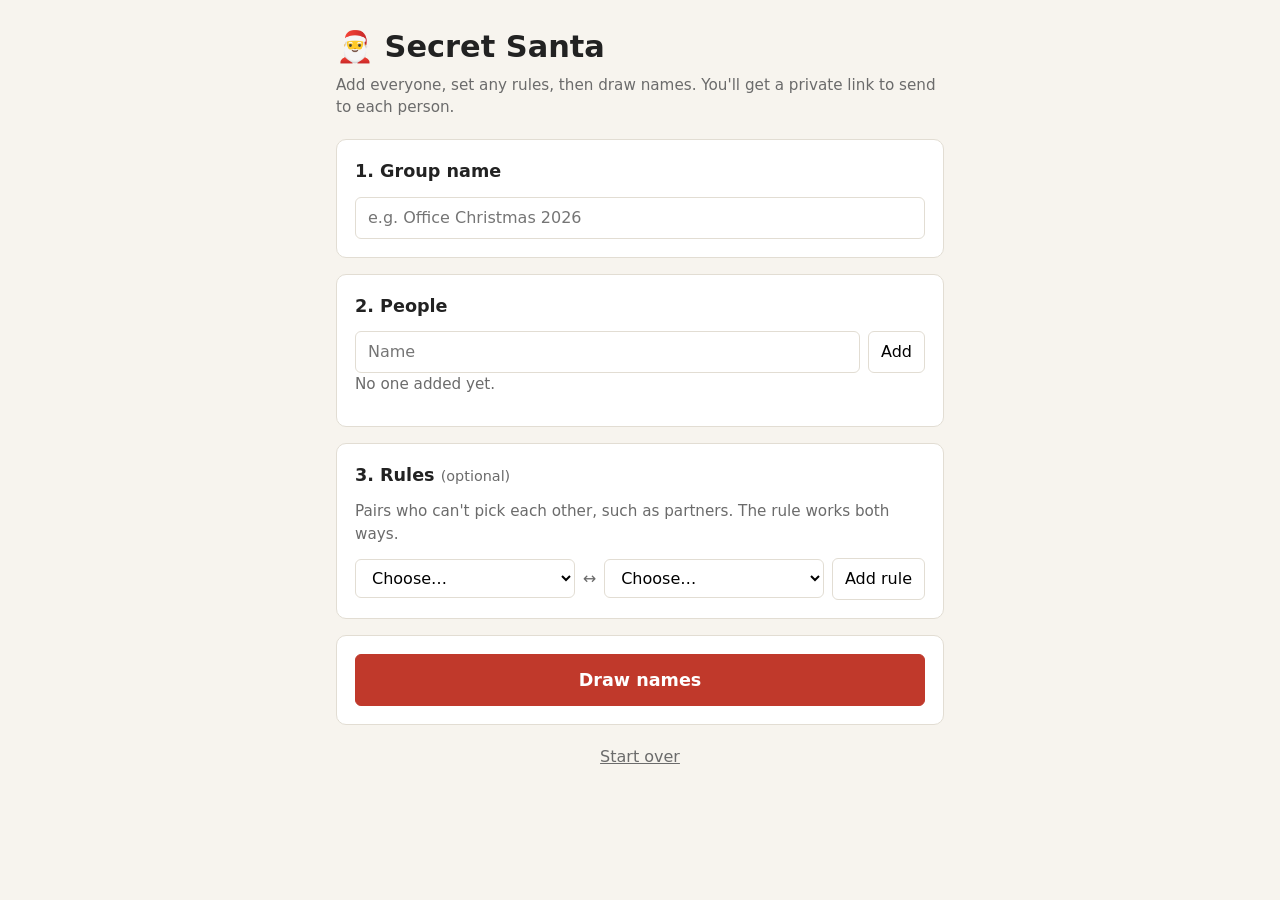
<file: index.html>
<!DOCTYPE html>
<html lang="en">
<head>
  <meta charset="utf-8">
  <meta name="viewport" content="width=device-width, initial-scale=1">
  <title>Secret Santa</title>
  <link rel="icon" href="data:image/svg+xml,<svg xmlns='http://www.w3.org/2000/svg' viewBox='0 0 100 100'><text y='.9em' font-size='90'>🎅</text></svg>">
  <link rel="stylesheet" href="css/style.css">
</head>
<body>
  <main>
    <header>
      <h1>🎅 Secret Santa</h1>
      <p class="hint">Add everyone, set any rules, then draw names. You'll get a private link to send to each person.</p>
    </header>

    <section class="card">
      <h2>1. Group name</h2>
      <input id="group" type="text" placeholder="e.g. Office Christmas 2026" maxlength="60" autocomplete="off">
    </section>

    <section class="card">
      <h2>2. People</h2>
      <form id="add-person" class="row">
        <input id="person-name" type="text" placeholder="Name" maxlength="40" autocomplete="off">
        <button type="submit">Add</button>
      </form>
      <ul id="people" class="list"></ul>
      <p id="people-count" class="hint"></p>
    </section>

    <section class="card">
      <h2>3. Rules <span class="optional">(optional)</span></h2>
      <p class="hint">Pairs who can't pick each other, such as partners. The rule works both ways.</p>
      <form id="add-rule" class="row">
        <select id="rule-a" aria-label="First person"></select>
        <span class="between">↔</span>
        <select id="rule-b" aria-label="Second person"></select>
        <button type="submit">Add rule</button>
      </form>
      <ul id="rules" class="list"></ul>
    </section>

    <section class="card">
      <button id="draw" class="primary big" type="button">Draw names</button>
      <p id="error" class="error" role="alert"></p>
    </section>

    <section id="results" class="card" hidden>
      <h2>4. Send the links</h2>
      <p class="hint">Send each person their own link. Don't open anyone else's link, or you'll see who they got.</p>
      <p id="stale" class="warning" hidden>You've changed the setup since this draw. Draw again to update the links.</p>
      <ul id="links" class="list links"></ul>
      <button id="copy-all" type="button">Copy all links</button>
    </section>

    <footer>
      <button id="reset" class="text-button" type="button">Start over</button>
    </footer>

    <noscript><p class="error">This page needs JavaScript turned on.</p></noscript>
  </main>
  <script type="module" src="js/organiser.js"></script>
</body>
</html>
</file>
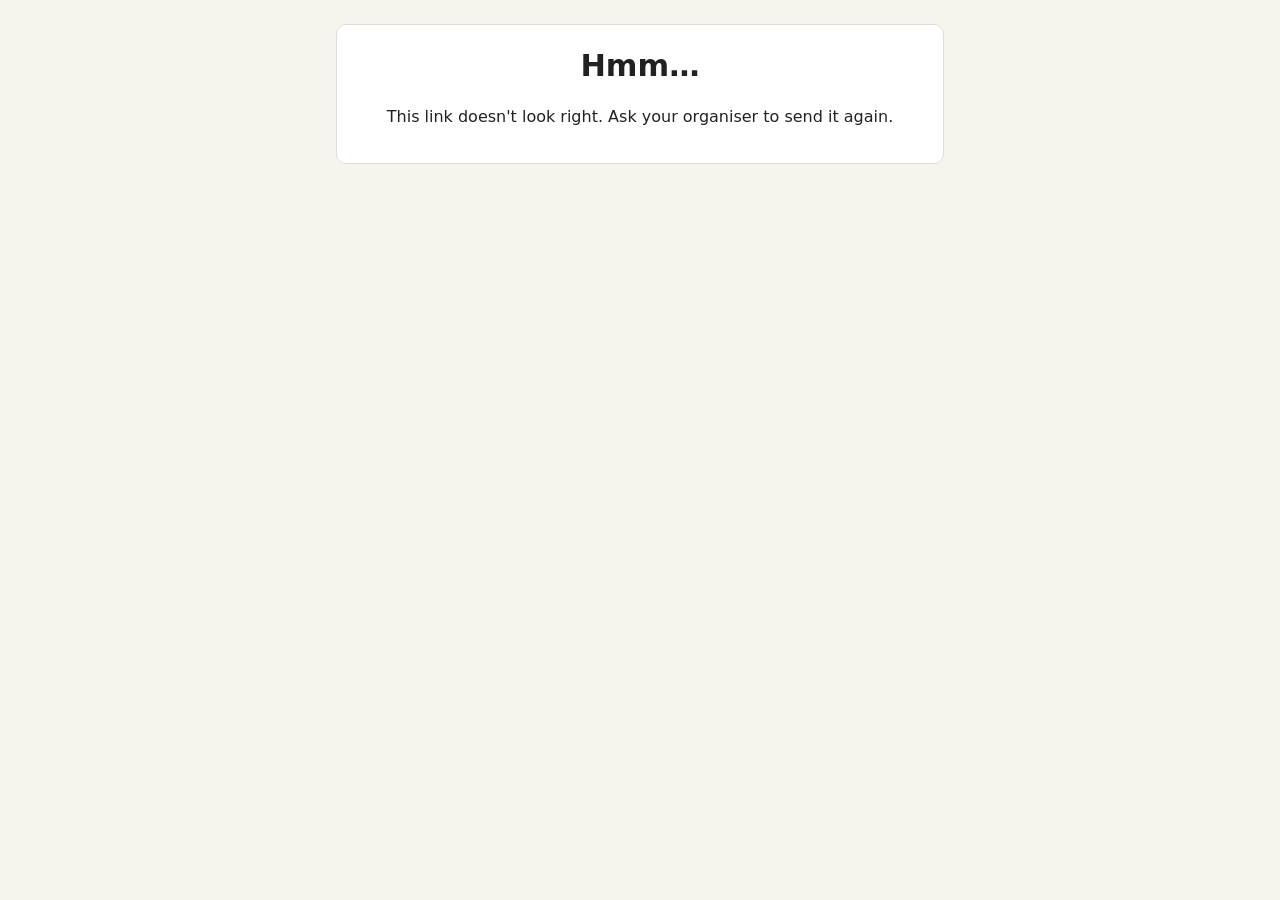
<file: reveal.html>
<!DOCTYPE html>
<html lang="en">
<head>
  <meta charset="utf-8">
  <meta name="viewport" content="width=device-width, initial-scale=1">
  <meta name="robots" content="noindex">
  <title>Secret Santa</title>
  <link rel="icon" href="data:image/svg+xml,<svg xmlns='http://www.w3.org/2000/svg' viewBox='0 0 100 100'><text y='.9em' font-size='90'>🎁</text></svg>">
  <link rel="stylesheet" href="css/style.css">
</head>
<body>
  <main class="reveal">
    <div id="content">
      <p class="eyebrow" id="group"></p>
      <h1>Hi <span id="me"></span>!</h1>
      <p class="hint">Press the button to find out who you're buying for.</p>

      <div class="wheel-wrap">
        <canvas id="wheel" class="wheel blurred" aria-hidden="true"></canvas>
        <button id="spin" class="primary spin-button" type="button">Spin</button>
      </div>

      <div id="result" class="result" aria-live="polite" hidden>
        <p>You're buying for</p>
        <p class="match" id="match"></p>
        <p class="hint">Keep it secret! 🤫</p>
      </div>
    </div>

    <div id="error" class="card" hidden>
      <h1>Hmm…</h1>
      <p>This link doesn't look right. Ask your organiser to send it again.</p>
    </div>

    <noscript><p class="error">This page needs JavaScript turned on.</p></noscript>
  </main>
  <script type="module" src="js/reveal.js"></script>
</body>
</html>
</file>
<file: css/style.css>
:root {
  --bg: #f7f4ee;
  --card: #fff;
  --text: #222;
  --muted: #6b6b6b;
  --border: #e2ddd3;
  --red: #c0392b;
  --red-dark: #a03024;
  --green: #1e7a4c;
  --radius: 10px;
  font-family: system-ui, -apple-system, "Segoe UI", Roboto, sans-serif;
  color: var(--text);
  background: var(--bg);
  line-height: 1.5;
}

* { box-sizing: border-box; }

body { margin: 0; }

main {
  max-width: 640px;
  margin: 0 auto;
  padding: 24px 16px 48px;
}

h1 { font-size: 1.9rem; margin: 0 0 4px; }
h2 { font-size: 1.1rem; margin: 0 0 12px; }
.optional { font-weight: 400; color: var(--muted); font-size: 0.9rem; }

header { margin-bottom: 20px; }

.card {
  background: var(--card);
  border: 1px solid var(--border);
  border-radius: var(--radius);
  padding: 18px;
  margin-bottom: 16px;
}

.hint { color: var(--muted); margin: 0 0 12px; font-size: 0.95rem; }
.error { color: var(--red); margin: 10px 0 0; font-weight: 500; }
.error:empty { display: none; }
.warning {
  background: #fff6db;
  border: 1px solid #ecd58c;
  border-radius: 6px;
  padding: 8px 12px;
  font-size: 0.95rem;
}

/* Forms */
.row { display: flex; gap: 8px; align-items: center; flex-wrap: wrap; }
.row > input, .row > select { flex: 1 1 140px; min-width: 0; }
.between { color: var(--muted); }

input, select, button {
  font: inherit;
  border-radius: 6px;
  border: 1px solid var(--border);
  padding: 8px 12px;
}
input, select { background: #fff; width: 100%; }
input:focus, select:focus, button:focus-visible {
  outline: 2px solid var(--green);
  outline-offset: 1px;
}

button {
  background: #fff;
  cursor: pointer;
  white-space: nowrap;
}
button:hover { background: #f2efe8; }
button:disabled { opacity: 0.6; cursor: default; }

button.primary {
  background: var(--red);
  border-color: var(--red);
  color: #fff;
  font-weight: 600;
}
button.primary:hover { background: var(--red-dark); }
button.big { width: 100%; padding: 12px; font-size: 1.1rem; }

.text-button {
  border: none;
  background: none;
  color: var(--muted);
  text-decoration: underline;
  padding: 4px;
}
.text-button:hover { background: none; color: var(--red); }

/* Lists */
.list { list-style: none; padding: 0; margin: 12px 0 0; }
.list:empty { display: none; }
.list li {
  display: flex;
  align-items: center;
  gap: 8px;
  padding: 6px 0;
  border-bottom: 1px solid var(--border);
}
.list li:last-child { border-bottom: none; }
.list li > span { flex: 1; }
.remove {
  border: none;
  background: none;
  color: var(--muted);
  font-size: 1.3rem;
  line-height: 1;
  padding: 2px 8px;
}
.remove:hover { color: var(--red); background: none; }

.links { margin-bottom: 14px; }
.link-row strong { flex: 0 0 110px; overflow: hidden; text-overflow: ellipsis; white-space: nowrap; }
.link-row input { flex: 1; font-size: 0.85rem; color: var(--muted); }

footer { text-align: center; }

/* Reveal page */
.reveal { text-align: center; }
.eyebrow {
  text-transform: uppercase;
  letter-spacing: 0.08em;
  font-size: 0.85rem;
  color: var(--green);
  font-weight: 600;
  margin: 8px 0 4px;
}
.wheel-wrap {
  position: relative;
  width: min(400px, 100%);
  margin: 16px auto 20px;
}
.wheel {
  display: block;
  width: 100%;
  aspect-ratio: 1;
  transition: filter 0.3s ease-out;
}
.wheel.blurred { filter: blur(10px); }
.spin-button {
  position: absolute;
  top: 50%;
  left: 50%;
  transform: translate(-50%, -50%);
  padding: 14px 40px;
  font-size: 1.3rem;
  border-radius: 999px;
  box-shadow: 0 4px 14px rgba(0, 0, 0, 0.25);
}
@media (prefers-reduced-motion: reduce) {
  .wheel { transition: none; }
}
.result p { margin: 0; }
.match {
  font-size: 2.4rem;
  font-weight: 700;
  color: var(--red);
  margin: 4px 0 8px !important;
}

@media (max-width: 480px) {
  .link-row { flex-wrap: wrap; }
  .link-row strong { flex-basis: 100%; }
}
</file>
